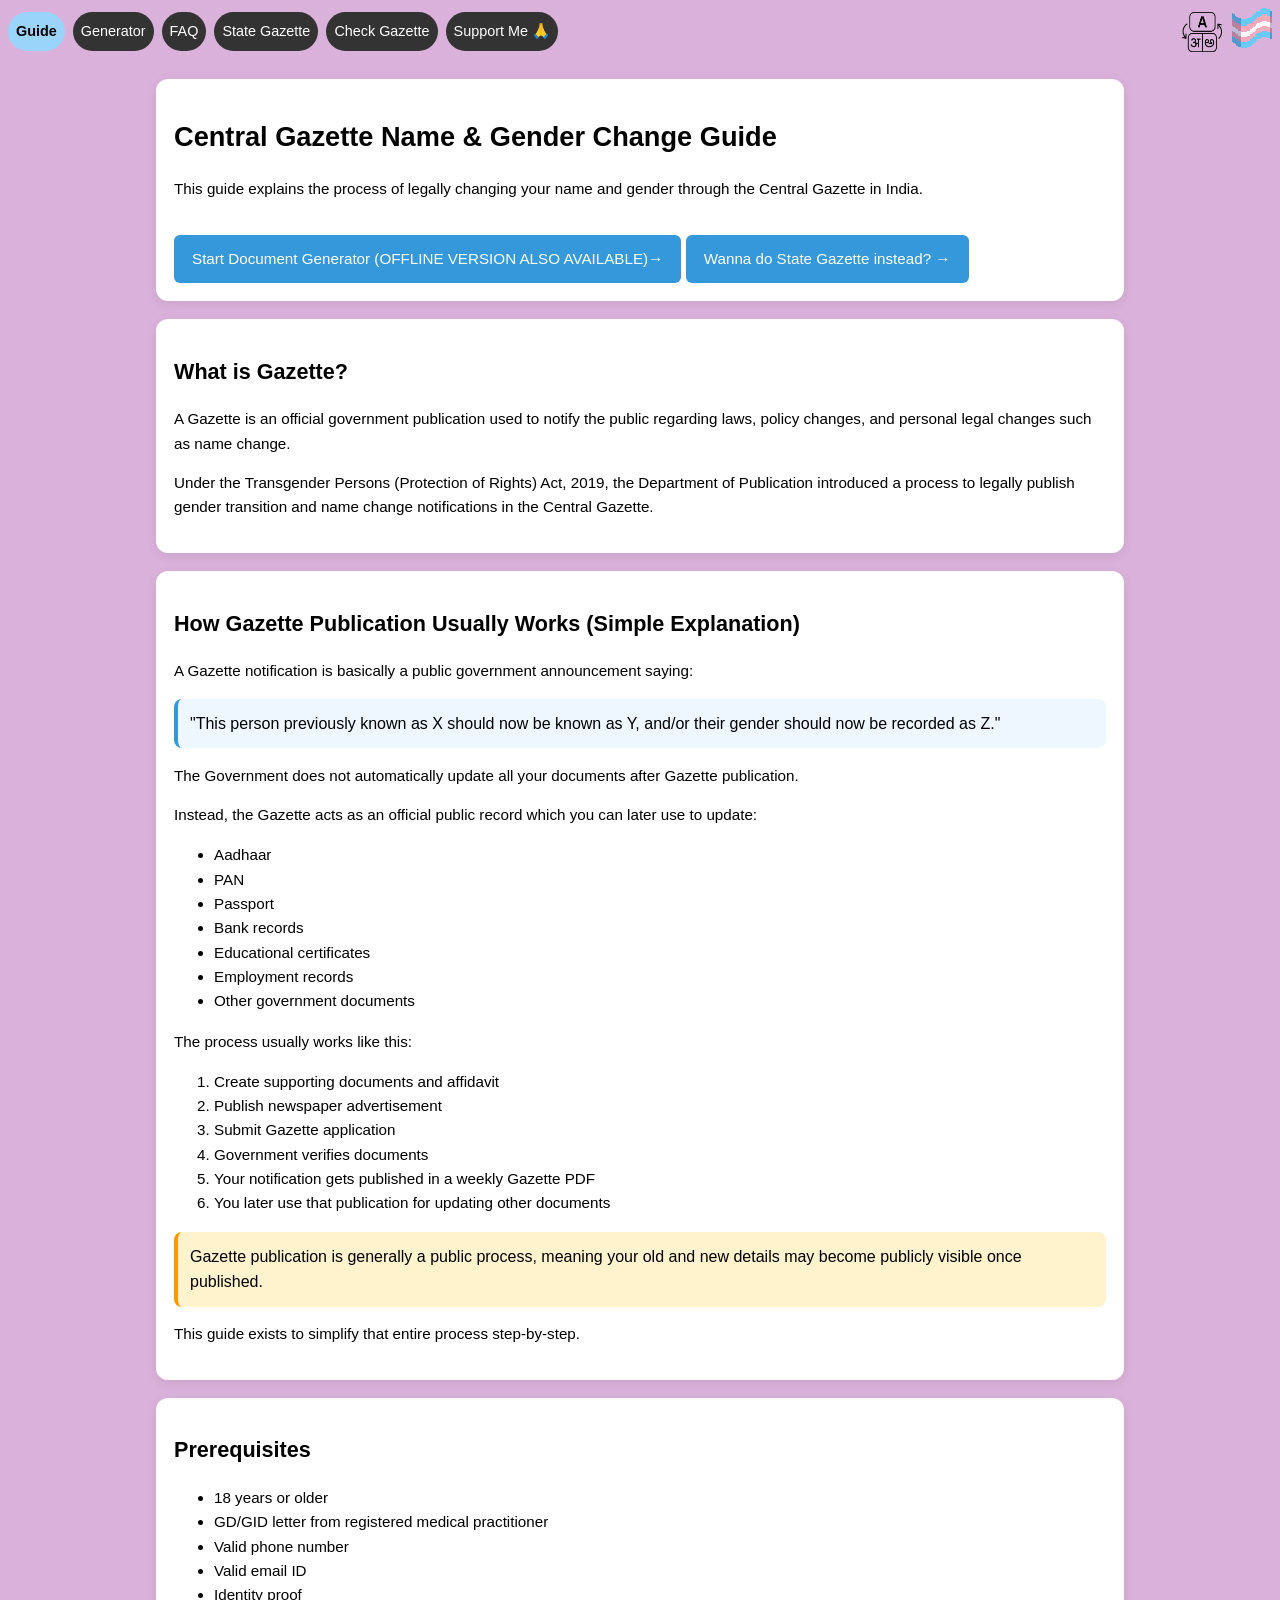
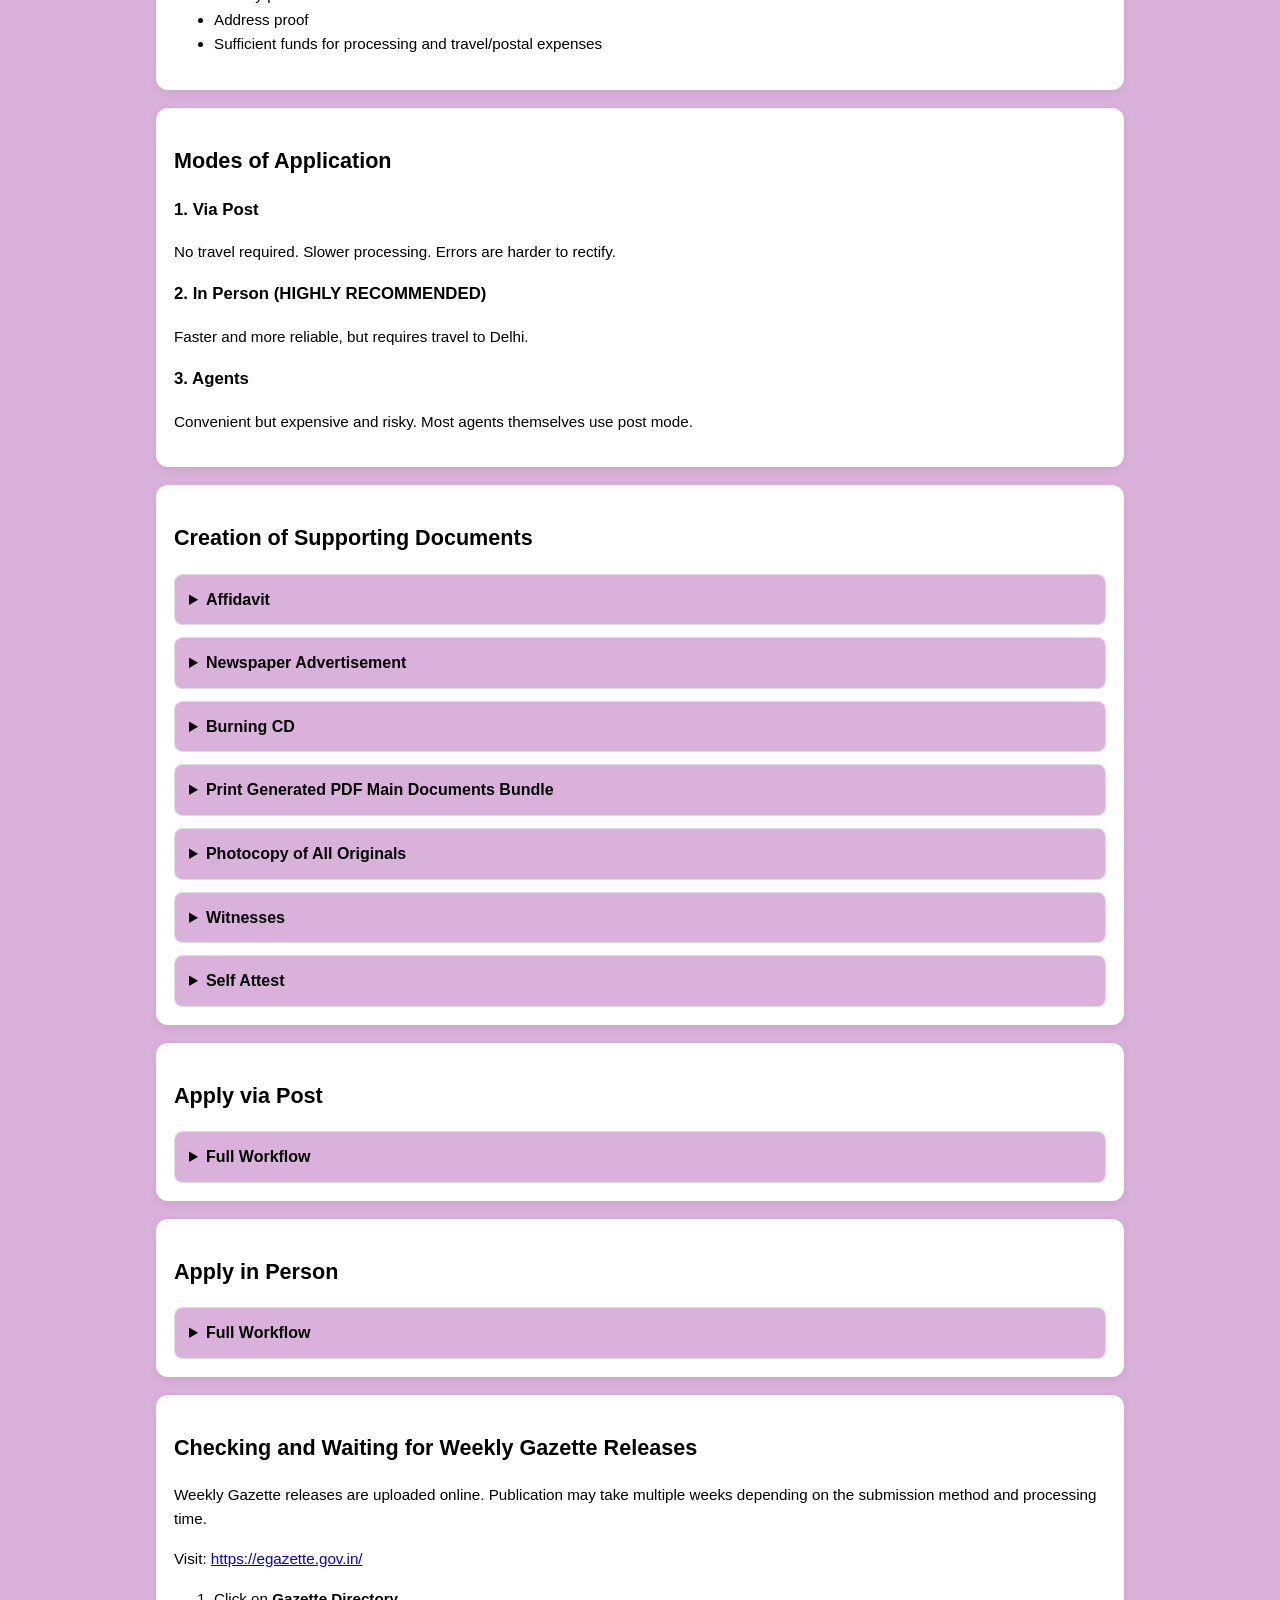
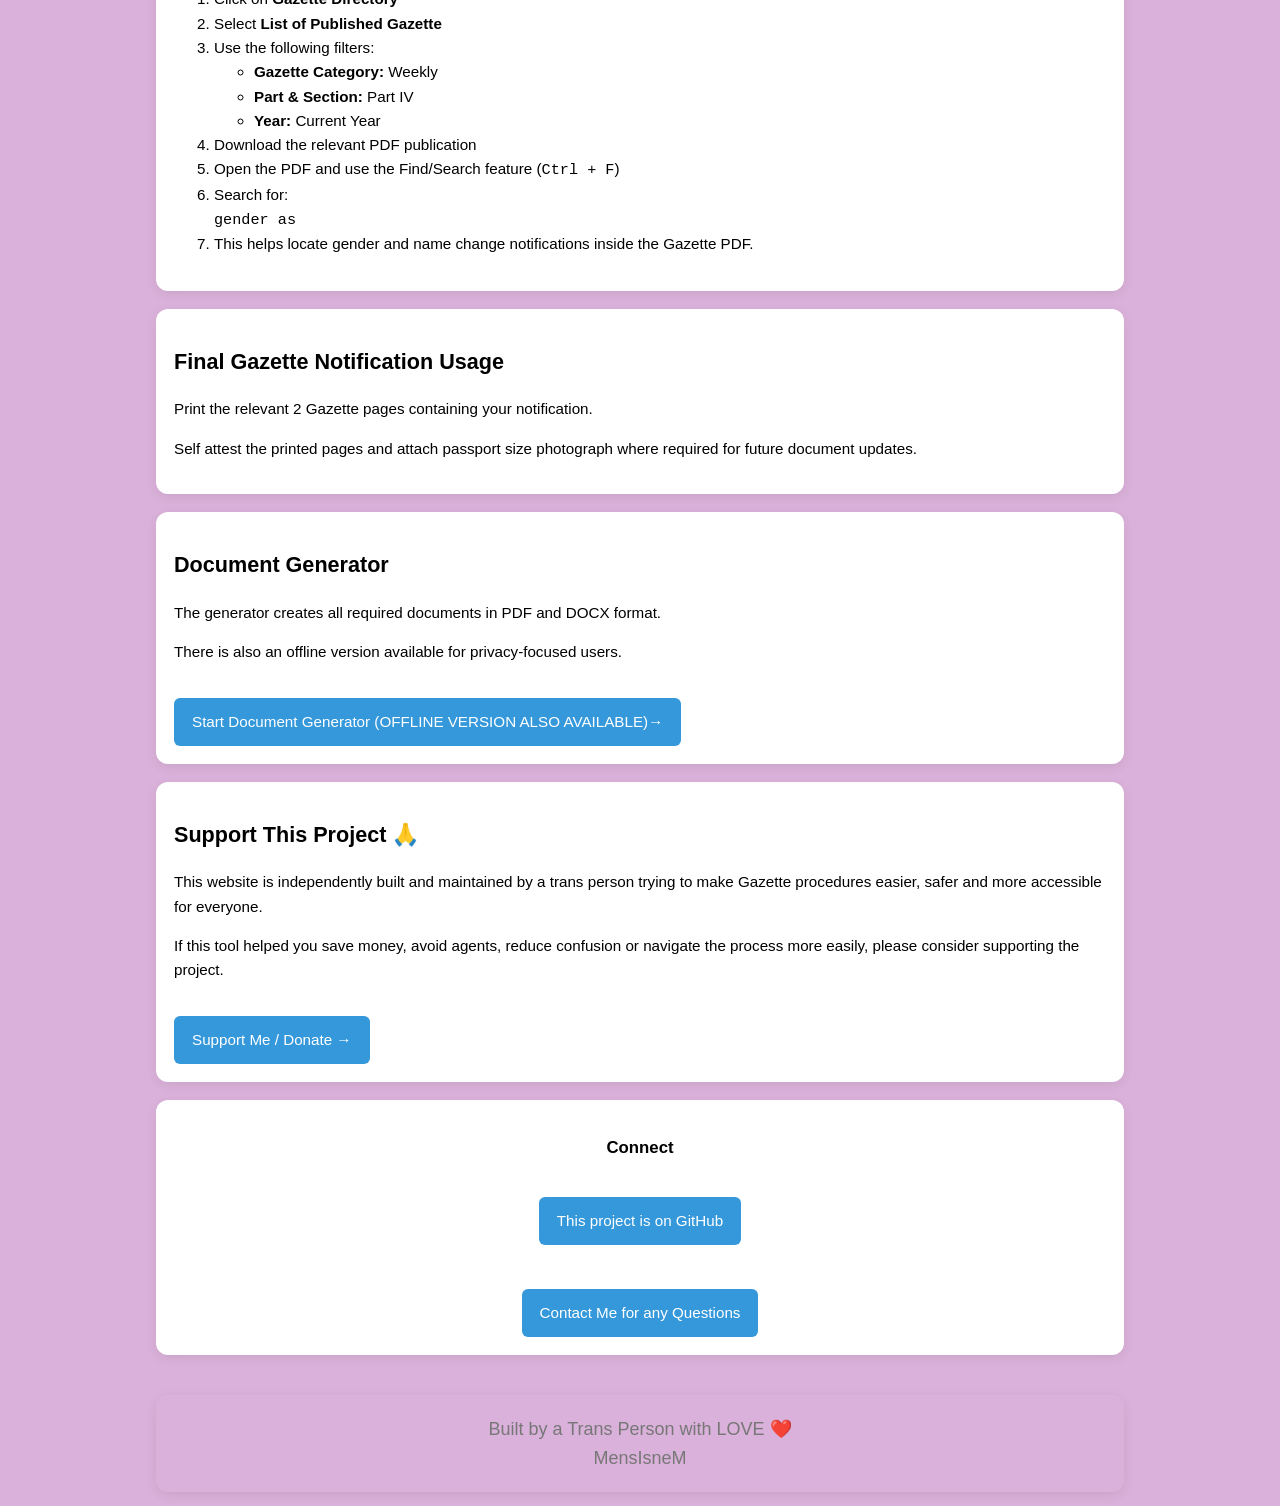
<file: index.html>
<!DOCTYPE html>
<html lang="en">
<head>
<link rel="icon" type="image/png" href="assets/favicon.png">
<link rel="apple-touch-icon" href="assets/favicon.png">
<meta name="theme-color" content="#DAB1DA">
<link rel="stylesheet" href="assets/styles.css">
<meta charset="UTF-8">
<meta name="viewport" content="width=device-width, initial-scale=1.0">
<title>Gazette Guide</title>

</head>
<style>



.ref-image img {
  width: 100%;
  height: auto;
  border-radius: 8px;
  margin-top: 10px;
}
</style>
<body>

<script>
// 1. Removed the 'layout' property so the standard combo box generates
function googleTranslateElementInit() {
  new google.translate.TranslateElement({
    pageLanguage: 'en',
    includedLanguages: 'en,hi,ta,kn,te,ml,bn,mr'
  }, 'google_translate_element');
}
</script>

<script src="https://translate.google.com/translate_a/element.js?cb=googleTranslateElementInit"></script>

<script>
let googleCombo = null;

function waitForTranslate() {
  // Looks for the standard translate dropdown
  googleCombo = document.querySelector(".goog-te-combo");

  if (!googleCombo) {
    setTimeout(waitForTranslate, 500);
  }
}

waitForTranslate();

function changeLanguage(lang) {
  if (!googleCombo) {
    console.log("Google Translate not ready yet");
    return;
  }

  // Set the value to the chosen language
  googleCombo.value = lang;
  
  // 2. Added { bubbles: true } so Google's listener actually hears the change
  googleCombo.dispatchEvent(new Event("change", { bubbles: true }));
}
</script>
<div id="navbar"></div>

<div class="container">

<!-- HERO -->
<div class="section">
  <h1>Central Gazette Name & Gender Change Guide</h1>

  <p>
    This guide explains the process of legally changing your name and gender
    through the Central Gazette in India.
  </p>

  <a href="generator.html" class="btn">Start Document Generator (OFFLINE VERSION ALSO AVAILABLE)→</a>
  <a href="State-gazette.html" class="btn">Wanna do State Gazette instead? →</a>
</div>

<!-- WHAT IS GAZETTE -->
<div class="section">
  <h2>What is Gazette?</h2>

  <p>
    A Gazette is an official government publication used to notify the public
    regarding laws, policy changes, and personal legal changes such as name change.
  </p>

  <p>
    Under the Transgender Persons (Protection of Rights) Act, 2019, the Department
    of Publication introduced a process to legally publish gender transition and
    name change notifications in the Central Gazette.
  </p>
</div>
<!-- HOW GAZETTE WORKS -->
<div class="section">

<h2>How Gazette Publication Usually Works (Simple Explanation)</h2>

<p>
A Gazette notification is basically a public government announcement saying:
</p>

<div class="info-blue-box">

"This person previously known as X should now be known as Y, and/or their gender should now be recorded as Z."

</div>

<p>
The Government does not automatically update all your documents after Gazette publication.
</p>

<p>
Instead, the Gazette acts as an official public record which you can later use to update:
</p>

<ul>
  <li>Aadhaar</li>
  <li>PAN</li>
  <li>Passport</li>
  <li>Bank records</li>
  <li>Educational certificates</li>
  <li>Employment records</li>
  <li>Other government documents</li>
</ul>

<p>
The process usually works like this:
</p>

<ol>
  <li>Create supporting documents and affidavit</li>
  <li>Publish newspaper advertisement</li>
  <li>Submit Gazette application</li>
  <li>Government verifies documents</li>
  <li>Your notification gets published in a weekly Gazette PDF</li>
  <li>You later use that publication for updating other documents</li>
</ol>

<div class="warning-box">

Gazette publication is generally a public process, meaning your old and new details may become publicly visible once published.

</div>

<p>
This guide exists to simplify that entire process step-by-step.
</p>

</div>
<!-- PREREQUISITES -->
<div class="section">
  <h2>Prerequisites</h2>

  <ul>
    <li>18 years or older</li>
    <li>GD/GID letter from registered medical practitioner</li>
    <li>Valid phone number</li>
    <li>Valid email ID</li>
    <li>Identity proof</li>
    <li>Address proof</li>
    <li>Sufficient funds for processing and travel/postal expenses</li>
  </ul>
</div>

<!-- MODES -->
<div class="section">
  <h2>Modes of Application</h2>

  <h3>1. Via Post</h3>
  <p>No travel required. Slower processing. Errors are harder to rectify.</p>

  <h3>2. In Person (HIGHLY RECOMMENDED)</h3>
  <p>Faster and more reliable, but requires travel to Delhi.</p>

  <h3>3. Agents</h3>
  <p>Convenient but expensive and risky. Most agents themselves use post mode.</p>
</div>

<!-- CREATION OF SUPPORTING DOCS -->
<div class="section">

<h2>Creation of Supporting Documents</h2>

<!-- AFFIDAVIT -->
<details>
<summary> Affidavit</summary>

<div class="details-content">

<p>
Create or purchase an E-Stamp paper. there are many E-Stamp shops everywhere, go to one and instruct them to make a article 4 affidavit.</p>
<p>1. Give them the DETAILS as: <br>First party = Deadname <br>second party = not available(N/A) <br>stamp duty paid by = Deadname
</p>

<p>
2. Print or get it printed at the e-stamp shop, USE/Give the affidavit Matter DOCX generated to the E-stamp shop so they Over-Print the Matter on-to the empty place of the newly made E-stamp paper.
</p>

<p>
3. Get witness signatures.</p> 
<p>4. Notarize it with sign, seal and file entry.
Attach passport size photo if required.
</p>

<div class="subpoint">

<h4>Notary</h4>

<p>
Visit any practicing notary advocate. Ensure sign, seal and register/file entry
are done properly.
</p>

</div>

<details class="ref-image">
<summary> Affidavit Reference Image (without notary seals)</summary>

<div class="ref-image">
<img src="ref/news-gazette-affidavit.webp" alt="News And Gazette Affidavit" loading="lazy">
</div>

</details>

</div>
</details>

<!-- NEWSPAPER -->
<details>
<summary> Newspaper Advertisement</summary>

<div class="details-content">

<p>
One English or Hindi <b>national daily</b> newspaper is generally sufficient.
</p>

<p>
Use the exact public notice format generated by the tool.
</p>

<p>
Recommended newspapers include The Economic Times and other widely circulated editions.
</p>

<p>
Preserve multiple physical copies safely for future updates such as Passport.
</p>

<details class="ref-image">
<summary> Example Advert</summary>

<div class="ref-image">
<img src="ref/Advert_example.webp" alt="Example Advert" loading="lazy">
</div>
</details>
<div class="details-content">

<h4>Guide for The Economic Times</h4>
<details class="ref-image">
  <summary> Visual guide for Placing ad</summary>

  <div class="details-content">

    <img src="ref/news-guide1.webp" alt="News Guide 1" loading="lazy">
    <img src="ref/news-guide2.webp" alt="News Guide 2" loading="lazy">
    <img src="ref/news-guide3.webp" alt="News Guide 3" loading="lazy">
    <img src="ref/news-guide4.webp" alt="News Guide 4" loading="lazy">
    <img src="ref/news-guide5.webp" alt="News Guide 5" loading="lazy">

  </div>
</details>
<p>
Use a recommended newspaper like <b>Economic Times</b>. You can book an online advertisement here:
</p>

<p>
<a href="https://ads.timesofindia.com/" target="_blank">
https://ads.timesofindia.com/
</a>
</p>

<p><b>Booking Steps:</b></p>

<p>
Book commercial ads <br>→ Select category: <b>Tenders and Notices</b> <br>→  
Select type: <b>Display Ad Single Column</b> <br>→  
Select ad design & city <br>→  
"I wish to place ad in": <b>Choose your District/City</b> <br>→ Continue <br>
</p>

<p>
If prompted, sign in (use your <b>dead name</b> so invoice matches).
</p>

<p>
Header: <b>PUBLIC NOTICE</b> <br>→  
Select individual editions <br>→ Choose <b>Economic Times (CHOOSEN CITY)</b> <br>→  
Number of ads: <b>1</b> <br>→  
Publishing date: choose carefully (plan physical copy collection)
</p>

<p>
Compose ad:
</p>

<ul>
  <li>Box 1: <b>PUBLIC NOTICE</b></li>
  <li>Box 2: Text from generator tool</li>
  <li>Box 3: Full dead name</li>
</ul>

<p>
Preview will appear <br>→ Click <b>Calculate</b> <br>→ Continue <br>→  
Click <b>Ad Preview</b> <br>→ Download preview PDF <br>→  
Check "I hereby approve..." <br>→ Proceed
</p>

<p>
Final checkout:
</p>

<ul>
  <li>Upload <b>Affidavit + GID letter</b></li>
  <li>Comment: <b>"attached affidavit and gid"</b></li>
  <li>Apply promo code (if any)</li>
  <li>Proceed to payment</li>
</ul>

<p>
You will receive communication via email. If there are issues, they will contact you via call/email.  
Make sure to check cancellation terms if needed.
</p>


</div>



<div class="subpoint">

<h4>Collecting Physical Copies</h4>
<p>
Before placing the advert, ensure the newspaper edition is available locally.  
Contact newspaper vendors or distributors a day before and reserve <b>5–6 copies</b>.
</p>

<p>
No need to mention purpose—just request extra copies.  
Collect from agency office if required, or gather from multiple newsstands.
</p>
<p>
Coordinate with local newspaper vendors or agencies beforehand to reserve copies.
</p>


</div>
</details>

<!-- CD -->
<details>
<summary> Burning CD</summary>

<div class="details-content">

<p>
Use a blank CD (not DVD). Burn only the DOCX content generated by the tool.
</p>

<p>
Cyber cafes and xerox shops can usually perform CD burning if you do not own a CD writer.
</p>

<details class="ref-image">
<summary> CD matter example</summary>

<div class="ref-image">
<img src="ref/CD_matter.webp" alt="CD Burning" loading="lazy">
 
</div>

</details>

</div>
</details>

<!-- MAIN DOCS -->
<details>
<summary> Print Generated PDF Main Documents Bundle</summary>

<div class="details-content">

<p>
Print all generated PDFs in A4 format including:
</p>

<ul>
<li>Undertaking</li>
<li>Self Declaration</li>
<li>Request Letter</li>
<li>CD Certificate</li>
</ul>

</div>
</details>

<!-- PHOTOCOPIES -->
<details>
<summary> Photocopy of All Originals</summary>

<div class="details-content">

<p>
Take black and white photocopies of all relevant documents such as:
</p>

<ul>
<li>Aadhaar</li>
<li>PAN</li>
<li>Passport</li>
<li>10th Marks Card</li>
<li>GID Letter</li>
<li>Affidavit</li>
<li>Medical Intervention Certificates</li>
<li>Newspaper Advertisement</li>
</ul>

</div>
</details>

<!-- WITNESSES -->
<details>
<summary> Witnesses</summary>

<div class="details-content">

<p>
Witnesses must sign on Undertaking, Self Declaration and Affidavit where applicable.
</p>

</div>
</details>

<!-- SELF ATTEST -->
<details>
<summary> Self Attest</summary>

<div class="details-content">

<p>
Sign and date photocopies before submission.
</p>

<details class="ref-image">
<summary> Reference Image</summary>

<div class="ref-image">
<img src="ref/Self-Attested-Pan-Card.webp" alt="Self Attest" loading="lazy">
</div>

</details>

</div>
</details>

</div>

<!-- APPLY VIA POST -->
<div class="section">

<h2>Apply via Post</h2>

<details>
<summary> Full Workflow</summary>

<div class="details-content">

<div class="point">
<h4>1. Pay and Print Tax Challan on BharatKosh</h4>


<div class="bharatkosh-guide">
  <h2>BharatKosh Payment Guide</h2>

  <p>
    Generate and pay Gazette publication fees through the BharatKosh portal,
    then print and save the challan/payment receipt PDF.
  </p>

  <p>
    <strong>Portal:</strong><br>
    <a href="https://bharatkosh.gov.in/" target="_blank">
      https://bharatkosh.gov.in/
    </a>
  </p>

  <ol>
    <li>
      Open the BharatKosh portal and select:
      <br>
      <strong>Quick Payment / Non-Registered Users</strong>
    </li>

    <li>
      Under <strong>Depositor's Category</strong>, select:
      <br>
      <strong>Individual</strong>
    </li>

    <li>
      In the <strong>Purpose</strong> section:
      <ul>
        <li>Click the <strong>magnifying glass/search icon</strong></li>
        <li>A popup window will open</li>
      </ul>
    </li>

    <li>
      Inside the popup:
      <ul>
        <li>
          Under <strong>Ministry</strong>, select:
          <br>
          <strong>Ministry of Housing and Urban Affairs</strong>
        </li>

        <li>
          In the <strong>Purpose</strong> search box, type:
          <br>
          <code>sale of gazette</code>
        </li>

        <li>
          Select the highlighted search result and press <strong>Search</strong>
        </li>

        <li>
          Click the <strong>blue highlighted text</strong>
        </li>
      </ul>
    </li>

    <li>
      Under <strong>Drawing & Disbursing Office (DDO)</strong>, select:
      <br>
      <strong>Controller of Publication, New Delhi</strong>
    </li>

    <li>
      Enter the payment amount:
      <ul>
        <li><strong>₹1400</strong> base fee</li>
        <li><strong>+ ₹250 per alias</strong> (if applicable)</li>
      </ul>
    </li>

    <li>
      In the <strong>Remarks</strong> field, enter:
      <br>
      <code>Name and Gender change</code>
    </li>

    <li>
      Enter the captcha and press <strong>Add</strong>
    </li>

    <li>
      After the payment entry appears in the list, press:
      <br>
      <strong>NEXT</strong>
    </li>

    <li>
      Enter your full personal details and press:
      <br>
      <strong>NEXT</strong>
    </li>

    <li>
      Select:
      <br>
      <strong>Online Payment</strong>
      <br>
      then press:
      <br>
      <strong>Pay</strong>
    </li>

    <li>
      After successful payment:
      <ul>
        <li>Save the <strong>Acknowledgement Number</strong></li>
        <li>Download and save the <strong>Payment Receipt PDF</strong></li>
        <li>Print the receipt for your Gazette application packet</li>
      </ul>
    </li>
  </ol>

  <div class="note">
    <strong>Important:</strong><br>
    Please select the appropriate Ministry from the dropdown menu while searching for the Purpose.
  </div>
</div>
<details class="ref-image">
<summary> Reference Image</summary>

<div class="ref-image">
<img src="ref/BHARATHKOSH.webp" alt="Bharatkosh" loading="lazy">
</div>

</details>
</div>

<div class="point">
<h4>2. Enclose Everything in Envelope</h4>

<p>
Arrange all original supporting documents, photocopies, CD, challan and generated forms neatly.</p>

<p>Only a <b>A4 Clothline Envolope</b> should be used, Do not use other type as can break in transit.</p>
<p> 
<b>TOP of the Application file.</b><br>
1-Request letter (two passport size photos stapled and signed over-top right corner)<br>
2-Bharatkosh payment printout<br>
3-Public Notice<br>
4-Photocopy of GID (Self Attested)<br>
5-Photocopy of Other Medical documents (Self Attested)<br>
6-Photocopy of Aadhaar (Self Attested)<br>
7-Photocopy of PAN (Self Attested)<br>
8-Photocopy of Other ID proof (Self Attested)<br>
9-Original Affidavit<br>
10-Original Newspaper Advert only 1 Page folded (Circle the advert in pen)<br>
11-Photocopy of the Affidavit (Self Attested)<br>
12-Undertaking<br>
13-Public notice<br>
14-Burned CD Inside Hard case and cover (Make sure to use 2 layers of bubble wrap)<br>
15-CD Certificate<br>
<b>^ BOTTOM of the Application file.</b>
</p>

</div>

<div class="point">
<h4>3. Use the Posting Label Generated by Tool</h4>

<p>
Print and paste generated postal label onto envelope.
</p>
</div>

<div class="point">
<h4>4. Submission at Any IndiaPost Office</h4>

<p>
Submit via IndiaPost's Speed Post ONLY and preserve tracking/number slip safely.
</p>
</div>

</div>
</details>

</div>

<!-- APPLY IN PERSON -->
<div class="section">

<h2>Apply in Person</h2>

<details>
<summary> Full Workflow</summary>

<div class="details-content">

<div class="point">
<h4>Plan Trip to Department of Publication, Delhi</h4>

<p>
Plan accommodation, travel and document organization before arriving.
</p>
</div>

<div class="point">
<h4>Premises</h4>

<details class="ref-image">
<summary> Map</summary>

<div class="ref-image">
<img src="ref/DOP_Layout.webp" alt="Premises2" loading="lazy">
<img src="ref/route_map.webp" alt="Premises" loading="lazy">

</div>

</details>
</div>
<div class="point">
<h4>Queue</h4>

<p>
Arrive early morning to reduce waiting time.
</p>
 <p>
7AM Token que, since they issue only 200 tokens a day, its best to arrive very early.

</p>
<div class="ref-image">
<img src="ref/token-que.webp"  alt="Token Queue" loading="lazy">
</div>
<p>
Issuing tokens is quick, so please sit in the numbered chairs while line moves. do not leave this que as youll loose the oppurtunity to get tokens.
</p>
<p>
Once 200 tokens are issued, they call from num 1. 10AM to 1PM they service 100 tokens and 2PM to 4PM they service rest 100 tokens.</p>
<div class="ref-image">
<img src="ref/service-que.webp"  alt="Service Que" loading="lazy">
</div>
<p>The door on the left is the service hall, you would see more chairs for waiting inside (WITH AC).
</p>
<div class="ref-image">
<img src="ref/Token.webp"  alt="Token" loading="lazy">
</div>
<p>
Do Not loose your token as its very important until the payment.
</p>

</div>


<div class="point">
<h4>Verification</h4>

<p>
Officials verify originals, photocopies and generated documents, sign thier name and send you off to payment.
</p>
</div>

<div class="point">
<h4>Payment via Card</h4>
<div class="ref-image">
<img src="ref/Payment.webp"  alt="payment" loading="lazy">
</div>
<p>
Carry debit/credit card , they dont accept CASH, or if you forgot Cards then go to the nearby xerox shop for generating bharathkosh tax recipt and attach that with the application.
</p>
<p>
Collect the gazette recipt and keep it safe. thats it, done!.
</p>
</div>

</div>

</details>

</div>

<!-- WAITING -->
<div class="section">

  <h2>Checking and Waiting for Weekly Gazette Releases</h2>

  <p>
    Weekly Gazette releases are uploaded online. Publication may take multiple
    weeks depending on the submission method and processing time.
  </p>

  <p>
    Visit:
    <a href="https://egazette.gov.in/" target="_blank">
      https://egazette.gov.in/
    </a>
  </p>

  <ol>
    <li>
      Click on <strong>Gazette Directory</strong>
    </li>

    <li>
      Select <strong>List of Published Gazette</strong>
    </li>

    <li>
      Use the following filters:
      <ul>
        <li><strong>Gazette Category:</strong> Weekly</li>
        <li><strong>Part &amp; Section:</strong> Part IV</li>
        <li><strong>Year:</strong> Current Year</li>
      </ul>
    </li>

    <li>
      Download the relevant PDF publication
    </li>

    <li>
      Open the PDF and use the Find/Search feature
      (<code>Ctrl + F</code>)
    </li>

    <li>
      Search for:
      <br>
      <code>gender as</code>
    </li>

    <li>
      This helps locate gender and name change notifications inside the Gazette PDF.
    </li>
  </ol>

</div>

<!-- FINAL PRINT -->
<div class="section">

<h2>Final Gazette Notification Usage</h2>

<p>
Print the relevant 2 Gazette pages containing your notification.
</p>

<p>
Self attest the printed pages and attach passport size photograph where required for future document updates.
</p>

</div>

<!-- GENERATOR -->
<div class="section">

<h2>Document Generator</h2>

<p>
The generator creates all required documents in PDF and DOCX format.
</p>

<p>
There is also an offline version available for privacy-focused users.
</p>

<a href="generator.html" class="btn">Start Document Generator (OFFLINE VERSION ALSO AVAILABLE)→</a>

</div>
<div class="section">

<h2>Support This Project 🙏</h2>

<p>
This website is independently built and maintained by a trans person trying to make Gazette procedures easier, safer and more accessible for everyone.
</p>

<p>
If this tool helped you save money, avoid agents, reduce confusion or navigate the process more easily, please consider supporting the project.
</p>

<a href="support.html" class="btn">
Support Me / Donate →
</a>

</div>
<div class="section center">
  <h3>Connect</h3>

  
  <a class="btn" href="https://github.com/MensIsneM/Gazette" target="_blank">
    This project is on GitHub
  </a>

  <br><br>

  <a class="btn" href="mailto:mensisnem.dev@gmail.com">
    Contact Me for any Questions
  </a>
</div>

<!-- FOOTER -->
<div class="footer">
  Built by a Trans Person with LOVE ❤️<br>MensIsneM
</div>
<script src="assets/components.js"></script>
<script>
  loadNavbar("guide");
</script>
</div>
</div>
</body>
</html>
</file>
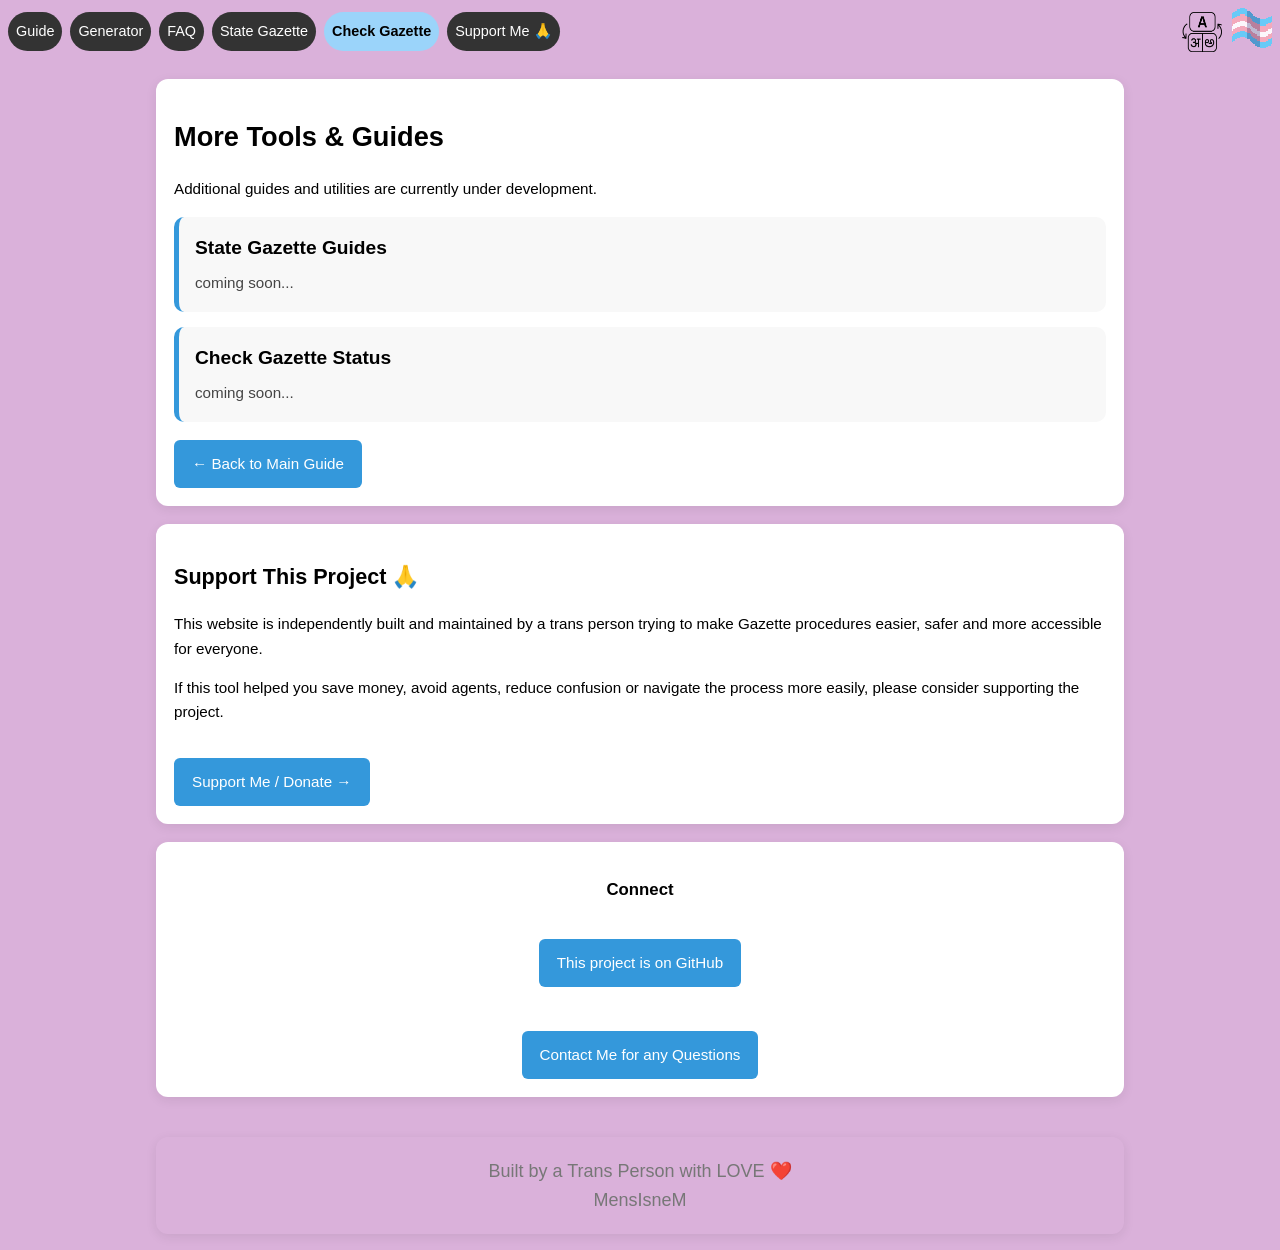
<file: Check-Notification.html>
<!DOCTYPE html>
<html lang="en">
<head>
<link rel="icon" type="image/png" href="assets/favicon.png">
<link rel="apple-touch-icon" href="assets/favicon.png">
<meta name="theme-color" content="#DAB1DA">
<link rel="stylesheet" href="assets/styles.css">
<meta charset="UTF-8">
<meta name="viewport" content="width=device-width, initial-scale=1.0">
<title>Coming Soon</title>

<style>


.card {
  background: #f8f8f8;
  padding: 16px;
  border-radius: 10px;
  margin-top: 15px;
  border-left: 5px solid #3498db;
}

.card h2 {
  margin-top: 0;
  margin-bottom: 8px;
  font-size: 1.2rem;
}

.card p {
  margin: 0;
  color: #444;
}




</style>
</head>

<body>
<script>
// 1. Removed the 'layout' property so the standard combo box generates
function googleTranslateElementInit() {
  new google.translate.TranslateElement({
    pageLanguage: 'en',
    includedLanguages: 'en,hi,ta,kn,te,ml,bn,mr'
  }, 'google_translate_element');
}
</script>

<script src="https://translate.google.com/translate_a/element.js?cb=googleTranslateElementInit"></script>

<script>
let googleCombo = null;

function waitForTranslate() {
  // Looks for the standard translate dropdown
  googleCombo = document.querySelector(".goog-te-combo");

  if (!googleCombo) {
    setTimeout(waitForTranslate, 500);
  }
}

waitForTranslate();

function changeLanguage(lang) {
  if (!googleCombo) {
    console.log("Google Translate not ready yet");
    return;
  }

  // Set the value to the chosen language
  googleCombo.value = lang;
  
  // 2. Added { bubbles: true } so Google's listener actually hears the change
  googleCombo.dispatchEvent(new Event("change", { bubbles: true }));
}
</script>
<div id="navbar"></div>

<div class="container">

  <div class="section">

    <h1>More Tools & Guides</h1>

    <p>
      Additional guides and utilities are currently under development.
    </p>

    <div class="card">
      <h2>State Gazette Guides</h2>
      <p>
        coming soon...
      </p>
    </div>

    <div class="card">
      <h2>Check Gazette Status</h2>
      <p>
        coming soon...
      </p>
    </div>

    <a href="index.html" class="btn">
      ← Back to Main Guide
    </a>

  </div>
<div id="site-footer"></div>
<script src="assets/components.js"></script>
<script>
  loadNavbar("check");
  loadSiteFooter();
</script>
</div>

</body>
</html>
</file>
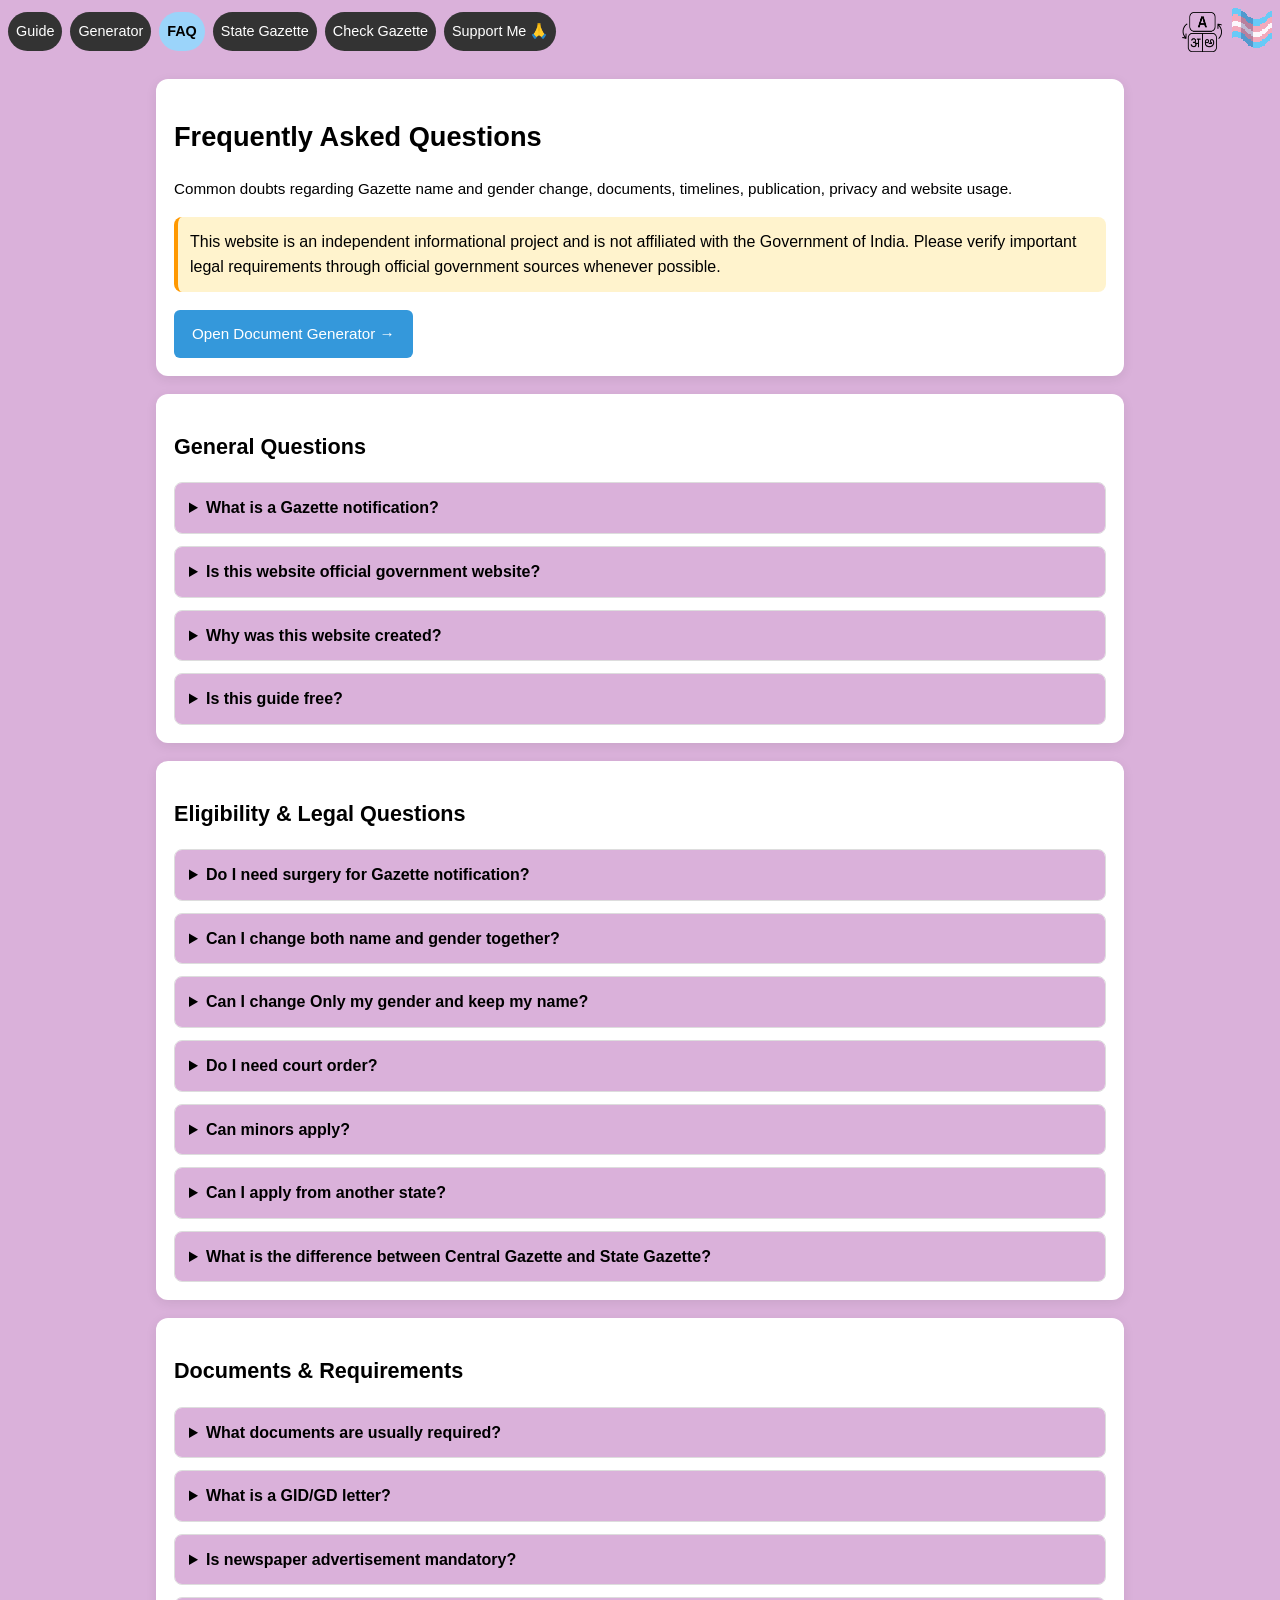
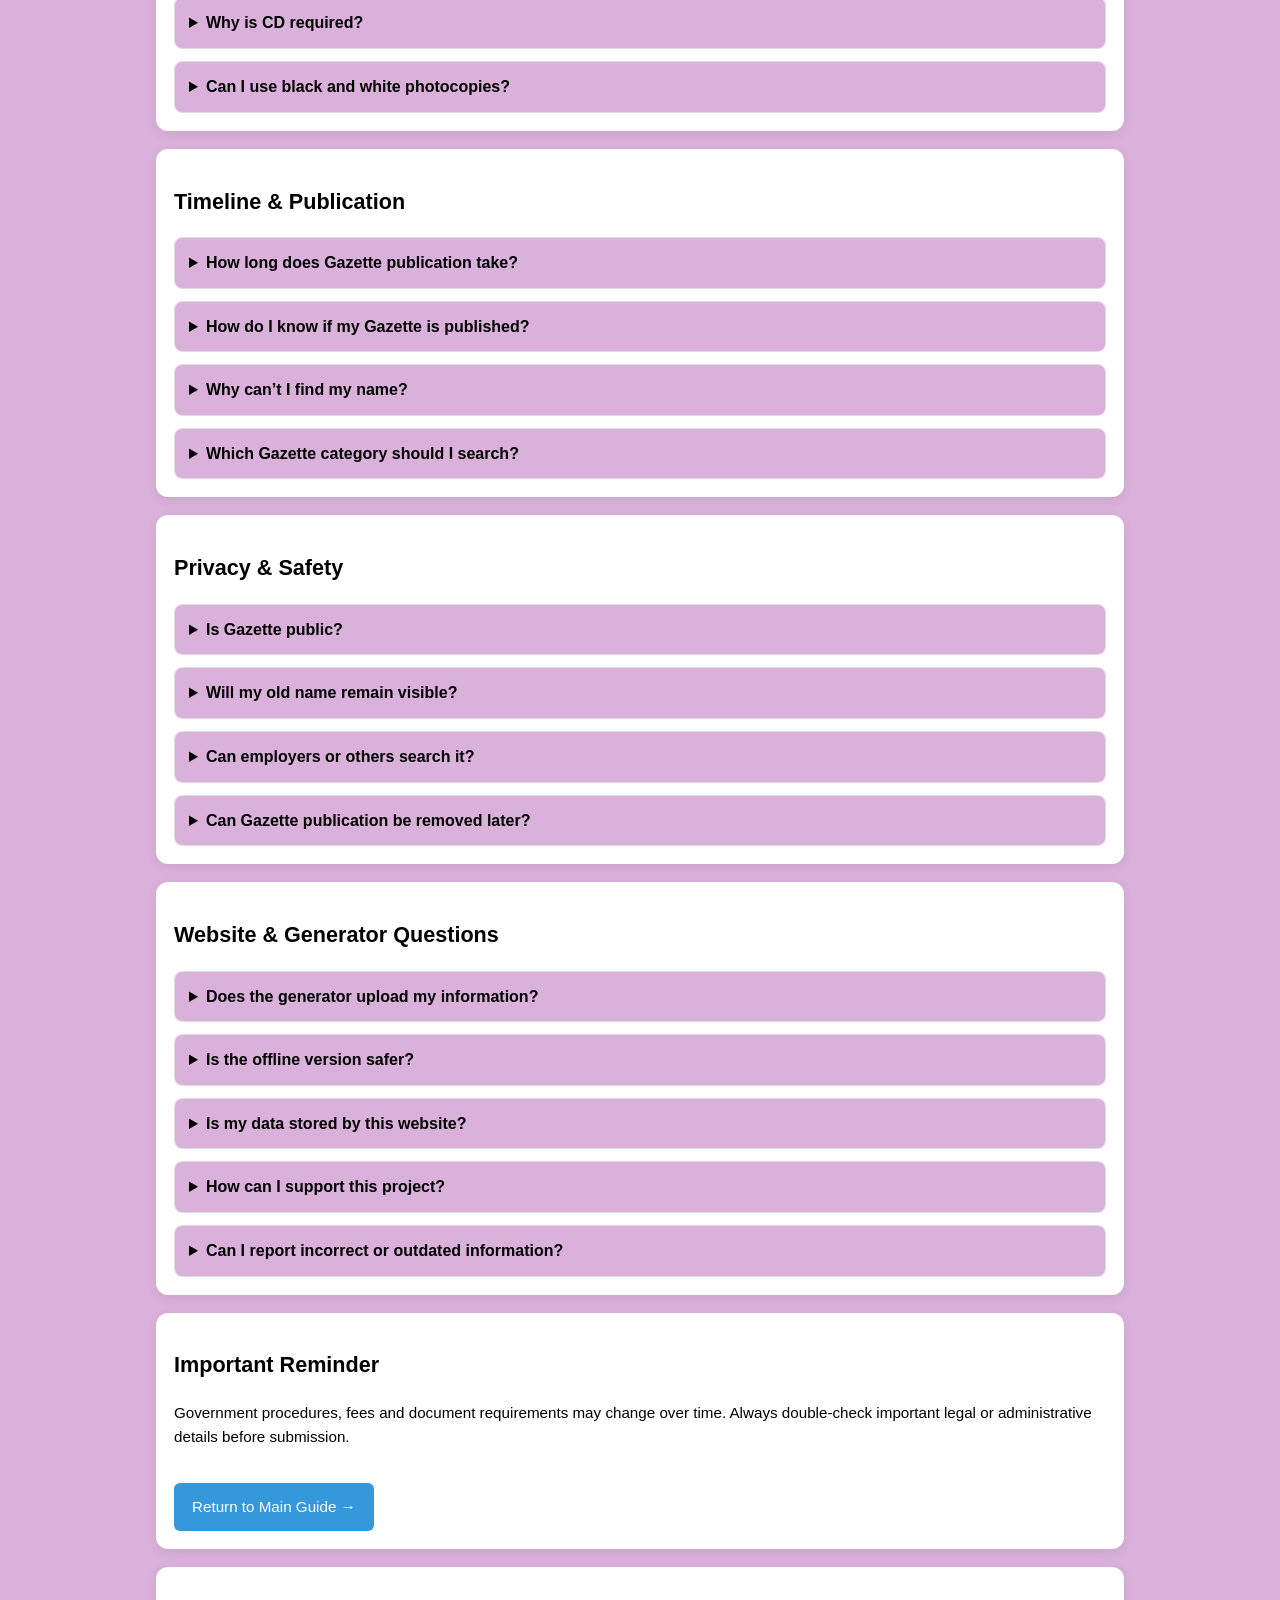
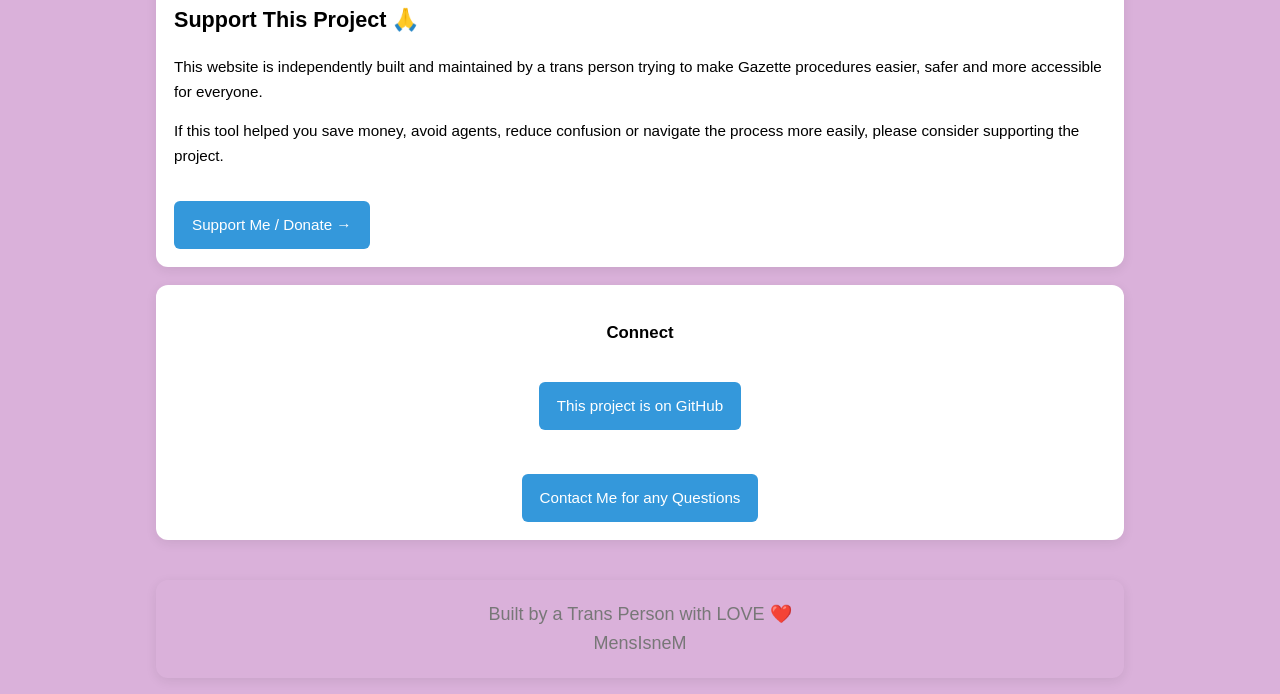
<file: faq.html>
<!DOCTYPE html>
<html lang="en">
<head>
<link rel="icon" type="image/png" href="assets/favicon.png">
<link rel="apple-touch-icon" href="assets/favicon.png">
<meta name="theme-color" content="#DAB1DA">
<link rel="stylesheet" href="assets/styles.css">
<meta charset="UTF-8">
<meta name="viewport" content="width=device-width, initial-scale=1.0">
<title>FAQ - Gazette Guide</title>


</head>

<body>

<script>
// 1. Removed the 'layout' property so the standard combo box generates
function googleTranslateElementInit() {
  new google.translate.TranslateElement({
    pageLanguage: 'en',
    includedLanguages: 'en,hi,ta,kn,te,ml,bn,mr'
  }, 'google_translate_element');
}
</script>

<script src="https://translate.google.com/translate_a/element.js?cb=googleTranslateElementInit"></script>

<script>
let googleCombo = null;

function waitForTranslate() {
  // Looks for the standard translate dropdown
  googleCombo = document.querySelector(".goog-te-combo");

  if (!googleCombo) {
    setTimeout(waitForTranslate, 500);
  }
}

waitForTranslate();

function changeLanguage(lang) {
  if (!googleCombo) {
    console.log("Google Translate not ready yet");
    return;
  }

  // Set the value to the chosen language
  googleCombo.value = lang;
  
  // 2. Added { bubbles: true } so Google's listener actually hears the change
  googleCombo.dispatchEvent(new Event("change", { bubbles: true }));
}
</script>
<div id="navbar"></div>

<div class="container">

<!-- HERO -->
<div class="section">

<h1>Frequently Asked Questions</h1>

<p>
Common doubts regarding Gazette name and gender change,
documents, timelines, publication, privacy and website usage.
</p>

<div class="warning-box">
This website is an independent informational project and is not affiliated with the Government of India.
Please verify important legal requirements through official government sources whenever possible.
</div>

<a href="generator.html" class="btn">Open Document Generator →</a>

</div>

<!-- GENERAL -->
<div class="section">

<h2>General Questions</h2>

<details>
<summary>What is a Gazette notification?</summary>

<div class="details-content">

<p>
A Gazette notification is an official government publication used to publicly record legal changes such as name change and gender change.
</p>

<details class="subpoint">
<summary>ⓘ More Info</summary>

<div class="details-content">

<p>
Once published, the notification becomes part of public government records and can later be used for updating documents such as Aadhaar, PAN, Passport and bank records.
</p>

</div>
</details>

<p class="last-reviewed">Last reviewed: 30th May 2026</p>

</div>
</details>

<details>
<summary>Is this website official government website?</summary>

<div class="details-content">

<p>
No. This is an independent informational project created to simplify the Gazette process.
</p>

<div class="warning-box">
Official Gazette publications are handled through government portal such as egazette.gov.in
</div>

<p class="last-reviewed">Last reviewed: 30th May 2026</p>

</div>
</details>

<details>
<summary>Why was this website created?</summary>

<div class="details-content">

<p>
The Gazette process is confusing, fragmented and difficult for many people to understand. This project aims to simplify the process using guides, generators and tools.
</p>

<p class="last-reviewed">Last reviewed: 30th May 2026</p>

</div>
</details>

<details>
<summary>Is this guide free?</summary>

<div class="details-content">

<p>
Yes. The guide and generator are provided free of cost.
</p>

<div class="info-box">
While This website helps you in creating support documentations, actual applications would cost you Some government fees, newspaper charges, printing costs and travel expenses separately.
</div>

<p class="last-reviewed">Last reviewed: 30th May 2026</p>

</div>
</details>

</div>

<!-- ELIGIBILITY -->
<div class="section">

<h2>Eligibility & Legal Questions</h2>

<details>
<summary>Do I need surgery for Gazette notification?</summary>

<div class="details-content">

<p>
No, Surgery is generally not required for Gazette publication as of now, GID letter is a must.
</p>

<details class="subpoint">
<summary>ⓘ More Info</summary>

<div class="details-content">

<p>
Current Gazette workflows are usually based on declarations(Affidavit and GID) and supporting documentation rather than proof of surgery itself.
</p>

</div>
</details>

<p class="last-reviewed">Last reviewed: 30th May 2026</p>

</div>
</details>

<details>
<summary>Can I change both name and gender together?</summary>

<div class="details-content">

<p>
Yes. Both name and gender changes are commonly combined into a single Gazette notification.
</p>

<p class="last-reviewed">Last reviewed: 30th May 2026</p>

</div>
</details>

<details>
<summary>Can I change Only my gender and keep my name?</summary>

<div class="details-content">

<p>
Yes. Just gender changes are also commonly done Gazette notification, though affidavit/advert/other docs legal wordings is lil different than that of other option. to generate gender only application, check the gender only (keep old name) checkbox in the generator.
</p>

<p class="last-reviewed">Last reviewed: 30th May 2026</p>

</div>
</details>
<details>
<summary>Do I need court order?</summary>

<div class="details-content">

<p>
Usually no. Most Gazette applications are processed without requiring a court order.
</p>

<p class="last-reviewed">Last reviewed: 30th May 2026</p>

</div>
</details>

<details>
<summary>Can minors apply?</summary>

<div class="details-content">

<p>
Minor applications may require parent or guardian involvement and additional documentation.
</p>

<div class="warning-box">
Minor procedures may differ significantly. Please verify current legal requirements carefully, for more info reach out to me (contact details at the end of the page).
</div>

<p class="last-reviewed">Last reviewed: 30th May 2026</p>

</div>
</details>

<details>
<summary>Can I apply from another state?</summary>

<div class="details-content">

<p>
Yes. Central Gazette applications are commonly submitted by people living across different states via posting.
</p>

<details class="subpoint">
<summary>ⓘ More Info</summary>

<div class="details-content">

<p>
Address proof and supporting documents are generally more important than the state you currently reside in. the address should match accross all provided ID proofs, Newspaper advert, supporting documents.
</p>

</div>
</details>

<p class="last-reviewed">Last reviewed: 30th May 2026</p>

</div>
</details>

<details>
<summary>What is the difference between Central Gazette and State Gazette?</summary>

<div class="details-content">

<p>
Central Gazette is handled through the Department of Publication under the Government of India, while State Gazettes are handled separately by individual states.
</p>

<div class="warning-box">
State Gazette procedures vary heavily between states and may not always support gender and name change together.
</div>

<p class="last-reviewed">Last reviewed: 30th May 2026</p>

</div>
</details>

</div>

<!-- DOCUMENTS -->
<div class="section">

<h2>Documents & Requirements</h2>

<details>
<summary>What documents are usually required?</summary>

<div class="details-content">

<ul>
<li>Identity proof</li>
<li>Address proof</li>
<li>Affidavit</li>
<li>Newspaper advertisement</li>
<li>Passport photos</li>
<li>GID/GD letter or supporting documentation</li>
<li>Government fee receipt (bharathkosh)</li>
</ul>

<p class="last-reviewed">Last reviewed: 30th May 2026</p>

</div>
</details>

<details>
<summary>What is a GID/GD letter?</summary>

<div class="details-content">

<p>
It generally refers to supporting medical or psychological documentation related to gender dysphoria/gender identity.
</p>

<div class="warning-box">
Requirements may change over time depending on administrative practice and legal updates.
</div>

<p class="last-reviewed">Last reviewed: 30th May 2026</p>

</div>
</details>

<details>
<summary>Is newspaper advertisement mandatory?</summary>

<div class="details-content">

<p>
yes. Newspaper publication is mandatory and is part of the process. 1 English or Hindi National Daily Newspaper advert in English text only.
</p>

<p class="last-reviewed">Last reviewed: 30th May 2026</p>

</div>
</details>

<details>
<summary>Why is CD required?</summary>

<div class="details-content">

<p>
The Department of Publication traditionally requests soft-copy document submission through CD media. they do not accept DVD (blueish) disks.
</p>

<div class="info-box">
Requirements may modernize in future, but CD submission is still commonly used currently.
</div>

<p class="last-reviewed">Last reviewed: 30th May 2026</p>

</div>
</details>

<details>
<summary>Can I use black and white photocopies?</summary>

<div class="details-content">

<p>
Usually yes for supporting photocopies, unless specifically requested otherwise.
</p>

<p class="last-reviewed">Last reviewed: 30th May 2026</p>

</div>
</details>

</div>

<!-- TIMELINE -->
<div class="section">

<h2>Timeline & Publication</h2>

<details>
<summary>How long does Gazette publication take?</summary>

<div class="details-content">

<p>
Publication may take several weeks depending on workload, holidays, submission method and verification.
</p>

<div class="info-box">
In-person applications are often processed faster than postal applications. (4-6 weeks)
</div>

<p class="last-reviewed">Last reviewed: 30th May 2026</p>

</div>
</details>

<details>
<summary>How do I know if my Gazette is published?</summary>

<div class="details-content">

<p>
You must regularly check weekly Gazette PDF releases through the eGazette portal.
</p>

<details class="subpoint">
<summary>ⓘ More Info</summary>

<div class="details-content">

<p>
Search terms such as "gender as" inside Part IV weekly Gazette PDFs may help locate entries faster. (upcoming major update to this website includes one to check thier publications.
</p>

</div>
</details>

<p class="last-reviewed">Last reviewed: 30th May 2026</p>

</div>
</details>

<details>
<summary>Why can’t I find my name?</summary>

<div class="details-content">

<p>
Publication may still be pending, delayed or placed inside a different weekly issue.
</p>

<div class="warning-box">
Do not panic immediately. Delays of multiple weeks are common.
</div>

<p class="last-reviewed">Last reviewed: 30th May 2026</p>

</div>
</details>

<details>
<summary>Which Gazette category should I search?</summary>

<div class="details-content">

<p>
Most gender and name change notifications are usually published under:
</p>

<ul>
<li>Weekly Gazette</li>
<li>Part IV</li>
</ul>

<p class="last-reviewed">Last reviewed: 30th May 2026</p>

</div>
</details>

</div>

<!-- PRIVACY -->
<div class="section">

<h2>Privacy & Safety</h2>

<details>
<summary>Is Gazette public?</summary>

<div class="details-content">

<p>
Yes. Gazette notifications are public government records.
</p>

<div class="danger-box">
Please understand that old and new names may become publicly searchable after publication.
</div>

<p class="last-reviewed">Last reviewed: 30th May 2026</p>

</div>
</details>

<details>
<summary>Will my old name remain visible?</summary>

<div class="details-content">

<p>
Usually yes. Gazette notifications generally contain both previous and updated details.
</p>

<p class="last-reviewed">Last reviewed: 30th May 2026</p>

</div>
</details>

<details>
<summary>Can employers or others search it?</summary>

<div class="details-content">

<p>
Potentially yes, because Gazette publications are public records.
</p>

<p class="last-reviewed">Last reviewed: 30th May 2026</p>

</div>
</details>

<details>
<summary>Can Gazette publication be removed later?</summary>

<div class="details-content">

<p>
Usually no. Gazette publications are intended to remain part of public records once published.
</p>

<p class="last-reviewed">Last reviewed: 30th May 2026</p>

</div>
</details>

</div>

<!-- WEBSITE -->
<div class="section">

<h2>Website & Generator Questions</h2>

<details>
<summary>Does the generator upload my information?</summary>

<div class="details-content">

<p>
Never, as its designed to only run on your own device and no data is sent back to me, If you are concerned about trust, Then i have The offline version which is designed to function locally on your device without needing internet.
</p>

<p class="last-reviewed">Last reviewed: 30th May 2026</p>

</div>
</details>

<details>
<summary>Is the offline version safer?</summary>

<div class="details-content">

<p>
Yes, because documents are generated directly on your own device.
</p>

<p class="last-reviewed">Last reviewed: 30th May 2026</p>

</div>
</details>

<details>
<summary>Is my data stored by this website?</summary>

<div class="details-content">

<p>
This project Never collects any data of the user, designed around PRIVACY.
</p>

<p class="last-reviewed">Last reviewed: 30th May 2026</p>

</div>
</details>

<details>
<summary>How can I support this project?</summary>

<div class="details-content">

<p>
You can support through donations, sharing the guide or reporting outdated information and corrections.
</p>

<a href="support.html" class="btn">Support Project →</a>

<p class="last-reviewed">Last reviewed: 30th May 2026</p>

</div>
</details>

<details>
<summary>Can I report incorrect or outdated information?</summary>

<div class="details-content">

<p>
Yes. Administrative procedures change often, so corrections and updates are always appreciated. my contact information is in the bottom of this page.
</p>

<p class="last-reviewed">Last reviewed: 30th May 2026</p>

</div>
</details>

</div>

<!-- FOOTER -->
<div class="section">

<h2>Important Reminder</h2>

<p>
Government procedures, fees and document requirements may change over time.
Always double-check important legal or administrative details before submission.
</p>

<a href="index.html" class="btn">Return to Main Guide →</a>

</div>
 <div class="section">

<h2>Support This Project 🙏</h2>

<p>
This website is independently built and maintained by a trans person trying to make Gazette procedures easier, safer and more accessible for everyone.
</p>

<p>
If this tool helped you save money, avoid agents, reduce confusion or navigate the process more easily, please consider supporting the project.
</p>

<a href="support.html" class="btn">
Support Me / Donate →
</a>

</div>
<!-- CONTACT / LINKS -->
<div class="section center">
  <h3>Connect</h3>

  
  <a class="btn" href="https://github.com/MensIsneM/Gazette" target="_blank">
    This project is on GitHub
  </a>

  <br><br>

  <a class="btn" href="mailto:mensisnem.dev@gmail.com">
    Contact Me for any Questions
  </a>
</div>

<!-- FOOTER -->
<div class="footer">
  Built by a Trans Person with LOVE ❤️<br>MensIsneM
</div>
<script src="assets/components.js"></script>
<script>
  loadNavbar("faq");
</script>
</div>

</body>
</html>
</file>
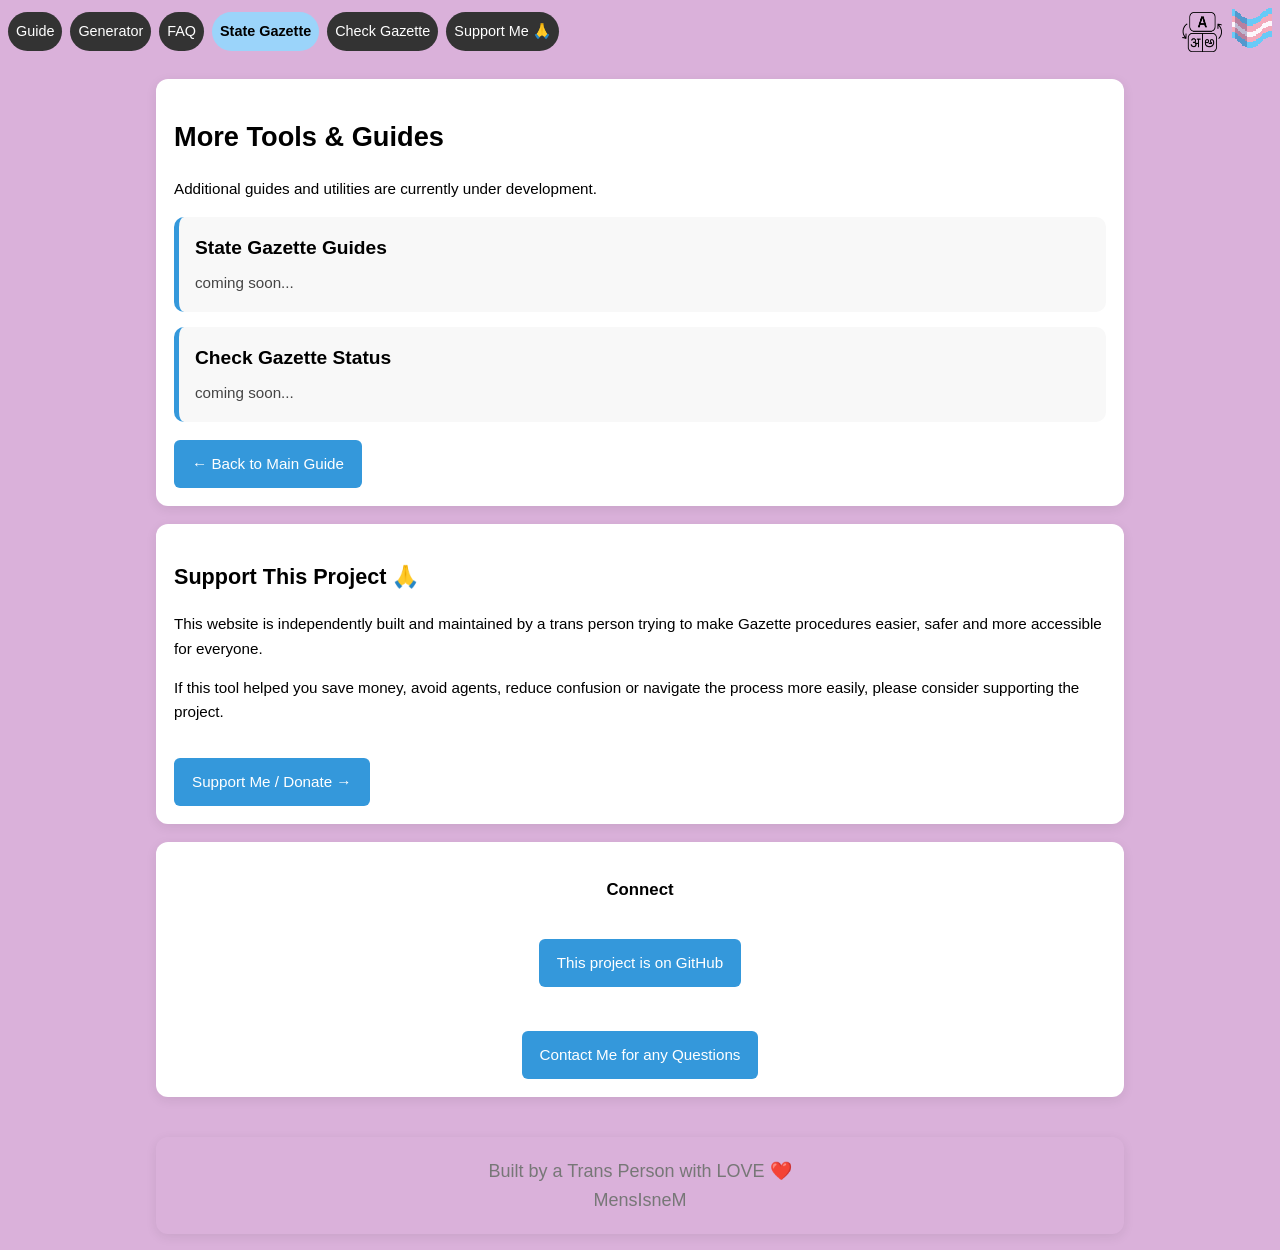
<file: State-gazette.html>
<!DOCTYPE html>
<html lang="en">
<head>
<link rel="icon" type="image/png" href="assets/favicon.png">
<link rel="apple-touch-icon" href="assets/favicon.png">
<meta name="theme-color" content="#DAB1DA">
<link rel="stylesheet" href="assets/styles.css">
<meta charset="UTF-8">
<meta name="viewport" content="width=device-width, initial-scale=1.0">
<title>Coming Soon</title>

<style>


.card {
  background: #f8f8f8;
  padding: 16px;
  border-radius: 10px;
  margin-top: 15px;
  border-left: 5px solid #3498db;
}

.card h2 {
  margin-top: 0;
  margin-bottom: 8px;
  font-size: 1.2rem;
}

.card p {
  margin: 0;
  color: #444;
}




</style>
</head>

<body>
<script>
// 1. Removed the 'layout' property so the standard combo box generates
function googleTranslateElementInit() {
  new google.translate.TranslateElement({
    pageLanguage: 'en',
    includedLanguages: 'en,hi,ta,kn,te,ml,bn,mr'
  }, 'google_translate_element');
}
</script>

<script src="https://translate.google.com/translate_a/element.js?cb=googleTranslateElementInit"></script>

<script>
let googleCombo = null;

function waitForTranslate() {
  // Looks for the standard translate dropdown
  googleCombo = document.querySelector(".goog-te-combo");

  if (!googleCombo) {
    setTimeout(waitForTranslate, 500);
  }
}

waitForTranslate();

function changeLanguage(lang) {
  if (!googleCombo) {
    console.log("Google Translate not ready yet");
    return;
  }

  // Set the value to the chosen language
  googleCombo.value = lang;
  
  // 2. Added { bubbles: true } so Google's listener actually hears the change
  googleCombo.dispatchEvent(new Event("change", { bubbles: true }));
}
</script>
<div id="navbar"></div>

<div class="container">

  <div class="section">

    <h1>More Tools & Guides</h1>

    <p>
      Additional guides and utilities are currently under development.
    </p>

    <div class="card">
      <h2>State Gazette Guides</h2>
      <p>
        coming soon...
      </p>
    </div>

    <div class="card">
      <h2>Check Gazette Status</h2>
      <p>
        coming soon...
      </p>
    </div>

    <a href="index.html" class="btn">
      ← Back to Main Guide
    </a>

  </div>
<div id="site-footer"></div>
<script src="assets/components.js"></script>
<script>
  loadNavbar("state");
  loadSiteFooter();
</script>
</div>
</body>
</html>
</file>
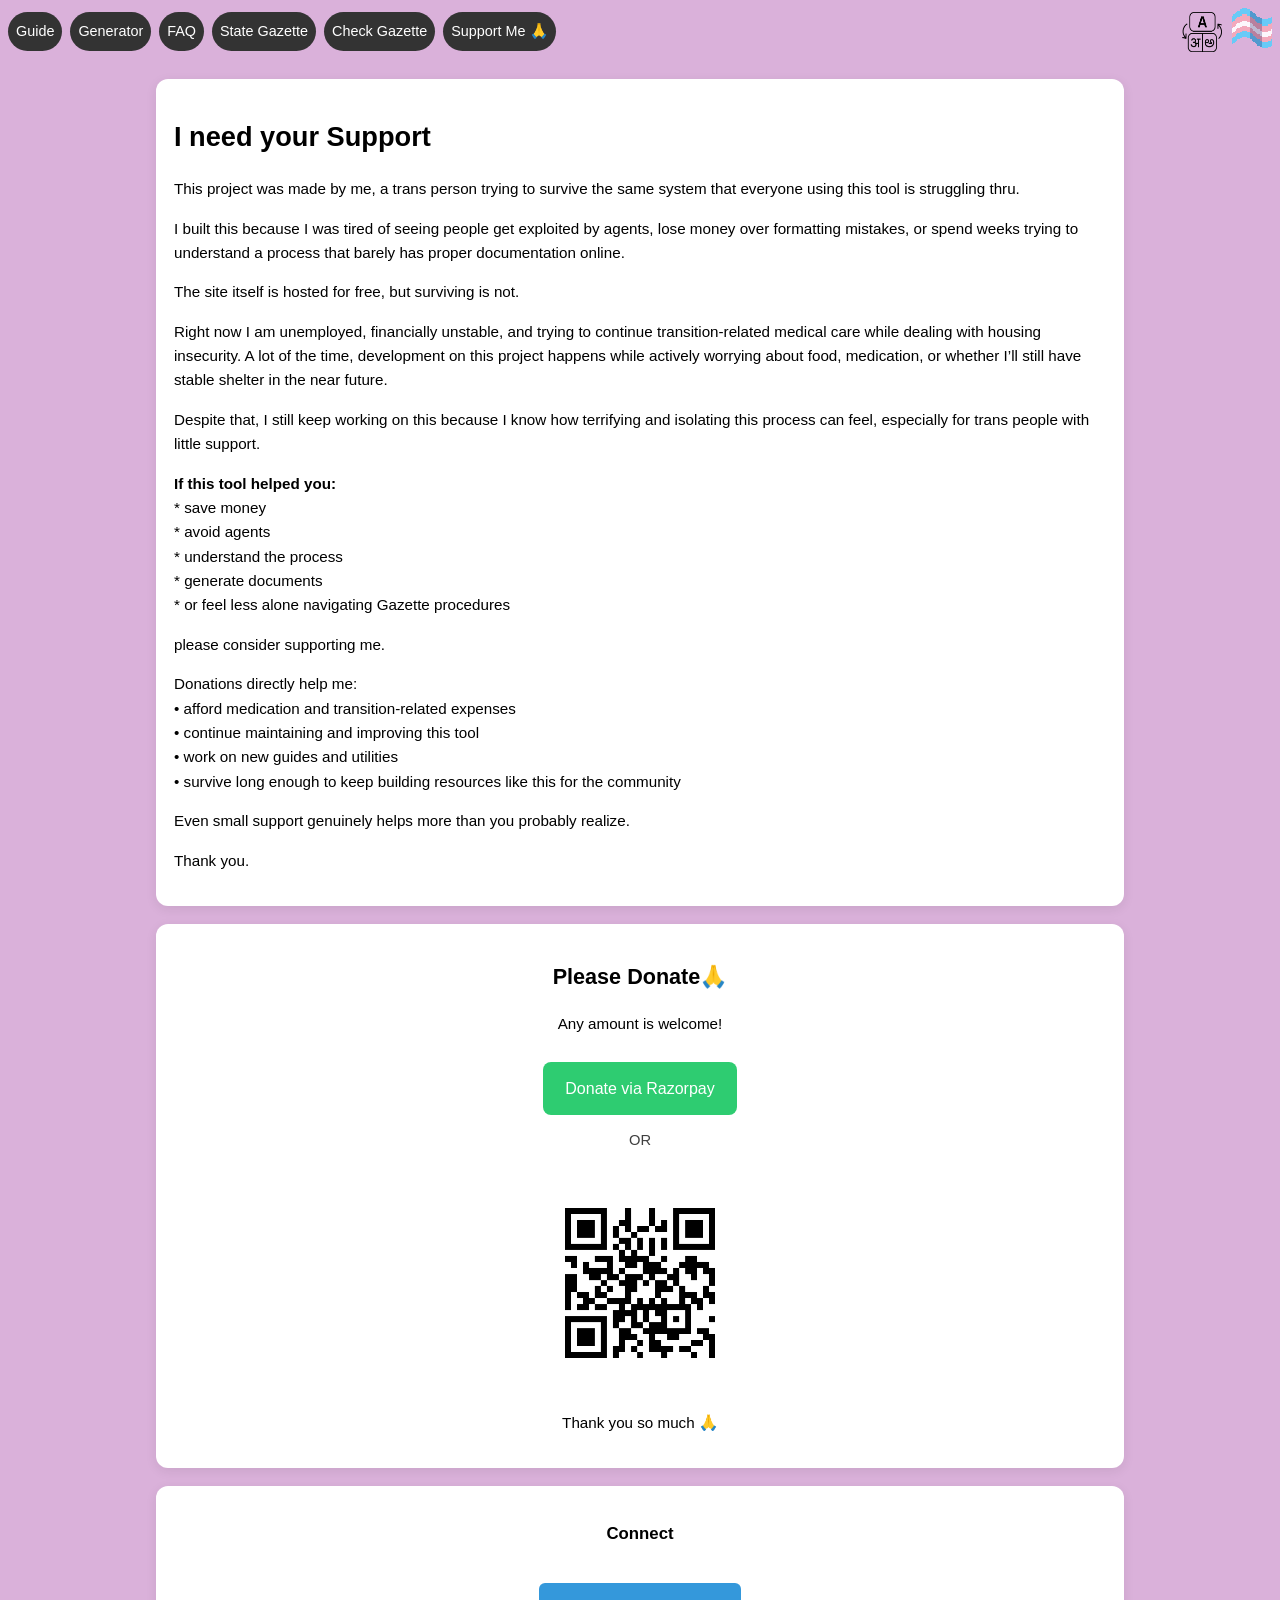
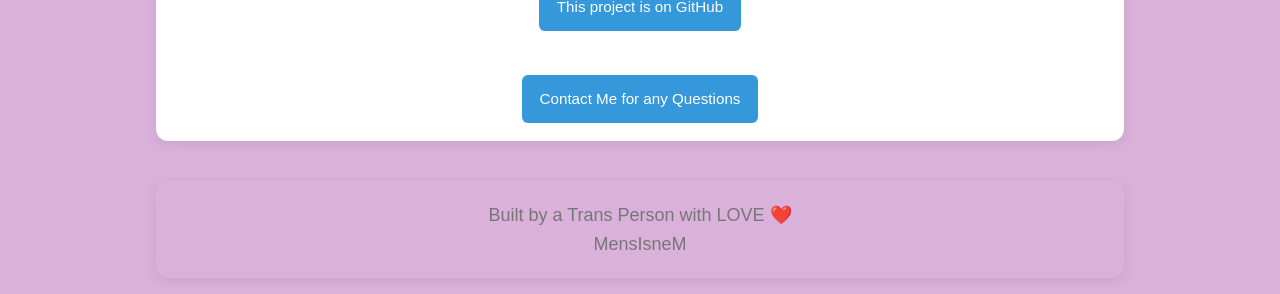
<file: support.html>
<!DOCTYPE html>
<html lang="en">
<head>
<link rel="icon" type="image/png" href="assets/favicon.png">
<link rel="apple-touch-icon" href="assets/favicon.png">
<meta name="theme-color" content="#DAB1DA">
<link rel="stylesheet" href="assets/styles.css">
<meta charset="UTF-8">
<meta name="viewport" content="width=device-width, initial-scale=1.0">
<title>Support Me</title>

<style>


.qr {
  margin: 20px auto;
}

.image {
  width: 150px;
  height: 150px;
  background: white;
  padding: 10px;
  border-radius: 10px;
}

.donate-wrapper {

  display: flex;
  align-items: center;
  justify-content: center;

  gap: 10px;

  flex-wrap: wrap;

  margin-top: 25px;
}

.donate-left {
  text-align: center;
}

.donate-btn {

  display: inline-block;

  padding: 14px 22px;

  background: #2ecc71;

  color: white;
  text-decoration: none;

  border-radius: 8px;

  font-size: 1rem;

  transition: 0.25s;
}

.donate-btn:hover {
  transform: scale(1.05);
  background: #29b765;
}

.donate-thankyou {

  margin-top: 14px;

  font-size: 0.92rem;

  opacity: 0.75;
}

.qr-image {

  width: 320px;
  max-width: 90vw;

  border-radius: 18px;

  box-shadow: 0 4px 18px rgba(0,0,0,0.12);
}

</style>
</head>

<body>
<script>
// 1. Removed the 'layout' property so the standard combo box generates
function googleTranslateElementInit() {
  new google.translate.TranslateElement({
    pageLanguage: 'en',
    includedLanguages: 'en,hi,ta,kn,te,ml,bn,mr'
  }, 'google_translate_element');
}
</script>

<script src="https://translate.google.com/translate_a/element.js?cb=googleTranslateElementInit"></script>

<script>
let googleCombo = null;

function waitForTranslate() {
  // Looks for the standard translate dropdown
  googleCombo = document.querySelector(".goog-te-combo");

  if (!googleCombo) {
    setTimeout(waitForTranslate, 500);
  }
}

waitForTranslate();

function changeLanguage(lang) {
  if (!googleCombo) {
    console.log("Google Translate not ready yet");
    return;
  }

  // Set the value to the chosen language
  googleCombo.value = lang;
  
  // 2. Added { bubbles: true } so Google's listener actually hears the change
  googleCombo.dispatchEvent(new Event("change", { bubbles: true }));
}
</script>

<div id="navbar"></div>

<div class="container">

<!-- INTRO -->
<div class="section">
  <h1>I need your Support</h1>
  
  <p>This project was made by me, a trans person trying to survive the same system that everyone using this tool is struggling thru.</p>

<p>I built this because I was tired of seeing people get exploited by agents, lose money over formatting mistakes, or spend weeks trying to understand a process that barely has proper documentation online.</p>

<p>The site itself is hosted for free, but surviving is not.</p>

<p>Right now I am unemployed, financially unstable, and trying to continue transition-related medical care while dealing with housing insecurity. A lot of the time, development on this project happens while actively worrying about food, medication, or whether I’ll still have stable shelter in the near future.</p>

<p>Despite that, I still keep working on this because I know how terrifying and isolating this process can feel, especially for trans people with little support.</p>

<p><b>If this tool helped you:</b><br>

* save money<br>
* avoid agents<br>
* understand the process<br>
* generate documents<br>
* or feel less alone navigating Gazette procedures</p>

<p>please consider supporting me.</p>

<p>Donations directly help me:<br>
• afford medication and transition-related expenses<br>
• continue maintaining and improving this tool<br>
• work on new guides and utilities<br>
• survive long enough to keep building resources like this for the community</p>

<p>Even small support genuinely helps more than you probably realize.</p>

<p>Thank you.
</p>

</div>

<!-- UPI SUPPORT -->
<!-- DONATION SECTION -->
<div class="section">

  <h2 style="text-align:center;">Please Donate🙏</h2>

  <p style="text-align:center;">
    Any amount is welcome!
  </p>

  <div class="donate-wrapper">

    <!-- LEFT -->
    <div class="donate" >

      <a href="https://razorpay.me/@mensisnem" target="_blank" class="donate-btn">
        Donate via Razorpay
      </a>

     
    </div></div>
<div class="donate" >

      <p class="donate-thankyou" align=center>
        OR
      </p>

    </div><div class="donate-wrapper">
    <!-- RIGHT -->
    <div class="donate" >

      <img src="assets/razorpay-qr.png"
           alt="Razorpay QR"
           class="qr image">

    </div>

  </div>
<div class="donate">

      <p class="donate" align=center>
        Thank you so much 🙏
      </p>

     
    </div>
</div>


<!-- CONTACT / LINKS -->
<div class="section center">
  <h3>Connect</h3>

  
  <a class="btn" href="https://github.com/MensIsneM/Gazette" target="_blank">
    This project is on GitHub
  </a>

  <br><br>

  <a class="btn" href="mailto:mensisnem.dev@gmail.com">
    Contact Me for any Questions
  </a>
</div>

<!-- FOOTER -->
<div class="footer">
  Built by a Trans Person with LOVE ❤️<br>MensIsneM
</div>
<script src="assets/components.js"></script>
<script>
  loadNavbar("support");
</script>
</div>
</body>
</html>
</file>
<file: assets/styles.css>
body {
  font-family: Arial, sans-serif;
  margin: 0;
  background: #DAB1DA;
  line-height: 1.6;
  top: 0 !important;
}

.container {
  width: 100%;
  max-width: 1000px;
  margin: auto;
  padding: 16px;
  box-sizing: border-box;
}

.section {
  background: white;
  padding: 18px;
  margin-bottom: 18px;
  border-radius: 12px;
  box-shadow: 0 3px 12px rgba(0,0,0,0.08);
}

.center {
  text-align: center;
}

.footer {  
padding: 20px;
  text-align: center;  margin-top: 20px;
  font-size: 18px;  border-radius: 12px;
  color: #777;  box-shadow: 0 3px 12px rgba(0,0,0,0.08);
  margin-top: 40px;}


/* navigation bar */

.nav {
  background: transparent;
  padding: 8px;
  position: sticky;
  top: 0;
  z-index: 1000;

  display: flex;
  align-items: center;
  gap: 8px;
  flex-wrap: wrap;
}

.nav a {
  color: white;
  text-decoration: none;

  background: #333;

  padding: 8px 8px;
  border-radius: 500px;

  font-size: 0.9rem;
  transition: 0.2s;
}

.nav a:hover {
  background: #444;
}

.nav a.active {
  background: #9bd4fa;
  color: black;
  font-weight: bold;
}

.nav-right {
  margin-left: auto;

  display: flex;
  align-items: center;
  gap: 10px;

  flex-shrink: 0;
}

.nav-flag {
  width: 40px;
  height: auto;
  image-rendering: pixelated;
  opacity: 0.9;
  flex-shrink: 0;
}

.flag-link {

  background: transparent !important;

  padding: 0 !important;

  border-radius: 0 !important;

  box-shadow: none !important;
}

.btn {
  display: inline-block;
  margin-top: 18px;
  padding: 12px 18px;
  background: #3498db;
  color: white;
  text-decoration: none;
  border-radius: 6px;
  font-size: 0.95rem;
}

button {
  margin-top: 8px;
}

button:hover { opacity: 0.9; }
.btn-generate { background: #3498db; color: black; }
.btn-print { background: #5BCEFA; color: black; }
.btn-pdf { background: #F5A9B8; color: black; }
.btn-cddocx { background: #5BCEFA; color: black; }
.btn-docx { background: #F5A9B8; color: black; }
.btn-envlp { background: #5BCEFA; color: black; }

.support-btn {

  position: relative;
  overflow: hidden;

  background: #333;

  animation: supportGlow 4s ease-in-out infinite;

  transition: 0.3s;
}

@keyframes supportGlow {

  0% {
    transform: scale(1);
    background: #333;
    box-shadow: 0 0 0 rgba(255,105,180,0);
  }

  25% {
    background: #444;
  }

  50% {
    transform: scale(1.05);

    background: #ff77c8;

    box-shadow:
      0 0 14px rgba(255,105,180,0.5),
      0 0 24px rgba(120,190,255,0.35);
  }

  75% {
    background: #6bbcff;
  }

  100% {
    transform: scale(1);

    background: #333;

    box-shadow: 0 0 0 rgba(255,105,180,0);
  }

}


.info-icon {
  position: relative;
  display: inline-block;
  margin-left: 10px;
  font-size: 20px;
  color: #555;
  cursor: pointer;
}

.info-box {
  display: none;
  position: absolute;
  bottom: 130%;
  left: 50%;
  transform: translateX(-50%);
  color: white;
  font-size: 12px;
  width: 200px;
  z-index: 1000;
  background: #eef7ff;
  border-left: 4px solid #3498db;
  padding: 12px;
  border-radius: 8px;
  margin-top: 12px;
}


.info-box::after {
  content: "";
  position: absolute;
  top: 100%;
  left: 50%;
  transform: translateX(-50%);
  border-width: 6px;
  border-style: solid;
  border-color: #222 transparent transparent transparent;
}

/* Desktop hover support */
.info-icon:hover .info-box {
  display: block;
}

/* Active state for mobile */
.info-icon.active .info-box {
  display: block;
}


.warning-box {
  background: #fff3cd;
  border-left: 4px solid #ff9800;
  padding: 12px;
  border-radius: 8px;
  margin-top: 12px;
}

.info-blue-box {
  background: #eef7ff;
  border-left: 4px solid #3498db;
  padding: 12px;
  border-radius: 8px;
  margin-top: 12px;
}

.danger-box {
  background: #ffe5e5;
  border-left: 4px solid #e53935;
  padding: 12px;
  border-radius: 8px;
  margin-top: 12px;
}

.last-reviewed {
  opacity: 0.7;
  font-size: 0.85rem;
  margin-top: 10px;
}

.card {
  background: #f8f8f8;
  padding: 16px;
  border-radius: 10px;
  margin-top: 15px;
  border-left: 5px solid #3498db;
}

.card h2 {
  margin-top: 0;
  margin-bottom: 8px;
  font-size: 1.2rem;
}

.card p {
  margin: 0;
  color: #444;
}

details {
  margin-top: 12px;
  border: 1px solid #ddd;
  border-radius: 8px;
  background: #fafafa;
  overflow: hidden;
}

details[open] summary {
  border-bottom: 1px solid #ddd;
  background: #9bd4fa;
}

.details-content {
  padding: 14px;
}

summary {
  cursor: pointer;
  padding: 12px 14px;
  font-weight: bold;
  background: #DAB1DA;
  user-select: none;
}

.subpoint {
  margin-left: 10px;
  border-left: 3px solid #ddd;
  padding-left: 12px;
  margin-top: 10px;
}


h1 { font-size: 1.7rem; }
h2 { font-size: 1.35rem; }
h3 { font-size: 1.05rem; }

p, li {
  font-size: 0.95rem;
}

.translate-overlay {

  position: absolute;

  top: 0;
  left: 0;

  width: 40px;
  height: 40px;

  z-index: 2;

  opacity: 0;
}

#google_translate_element {

  position: absolute;

  opacity: 0;

  pointer-events: none;

  z-index: -9999;
}
.skiptranslate iframe {
  display: none !important;
}
.goog-te-gadget-simple {
  background: transparent !important;
}
.translate-wrapper {

  position: relative;

  width: 40px;
  height: 40px;
  overflow: hidden;
}

.translate-icon {

  width: 40px;
  height: 40px;

  position: absolute;

  top: 0;
  left: 0;

  pointer-events: none;

  z-index: 1;
}

.custom-language {

  position: absolute;

  top: 0;
  left: 0;

  width: 40px;
  height: 40px;
 
 
  opacity: 0;

  cursor: pointer;

  z-index: 2;
}

.ref-image {
  width: 100%;
  height: auto;
  border-radius: 8px;
  margin-top: 10px;

}
</file>
